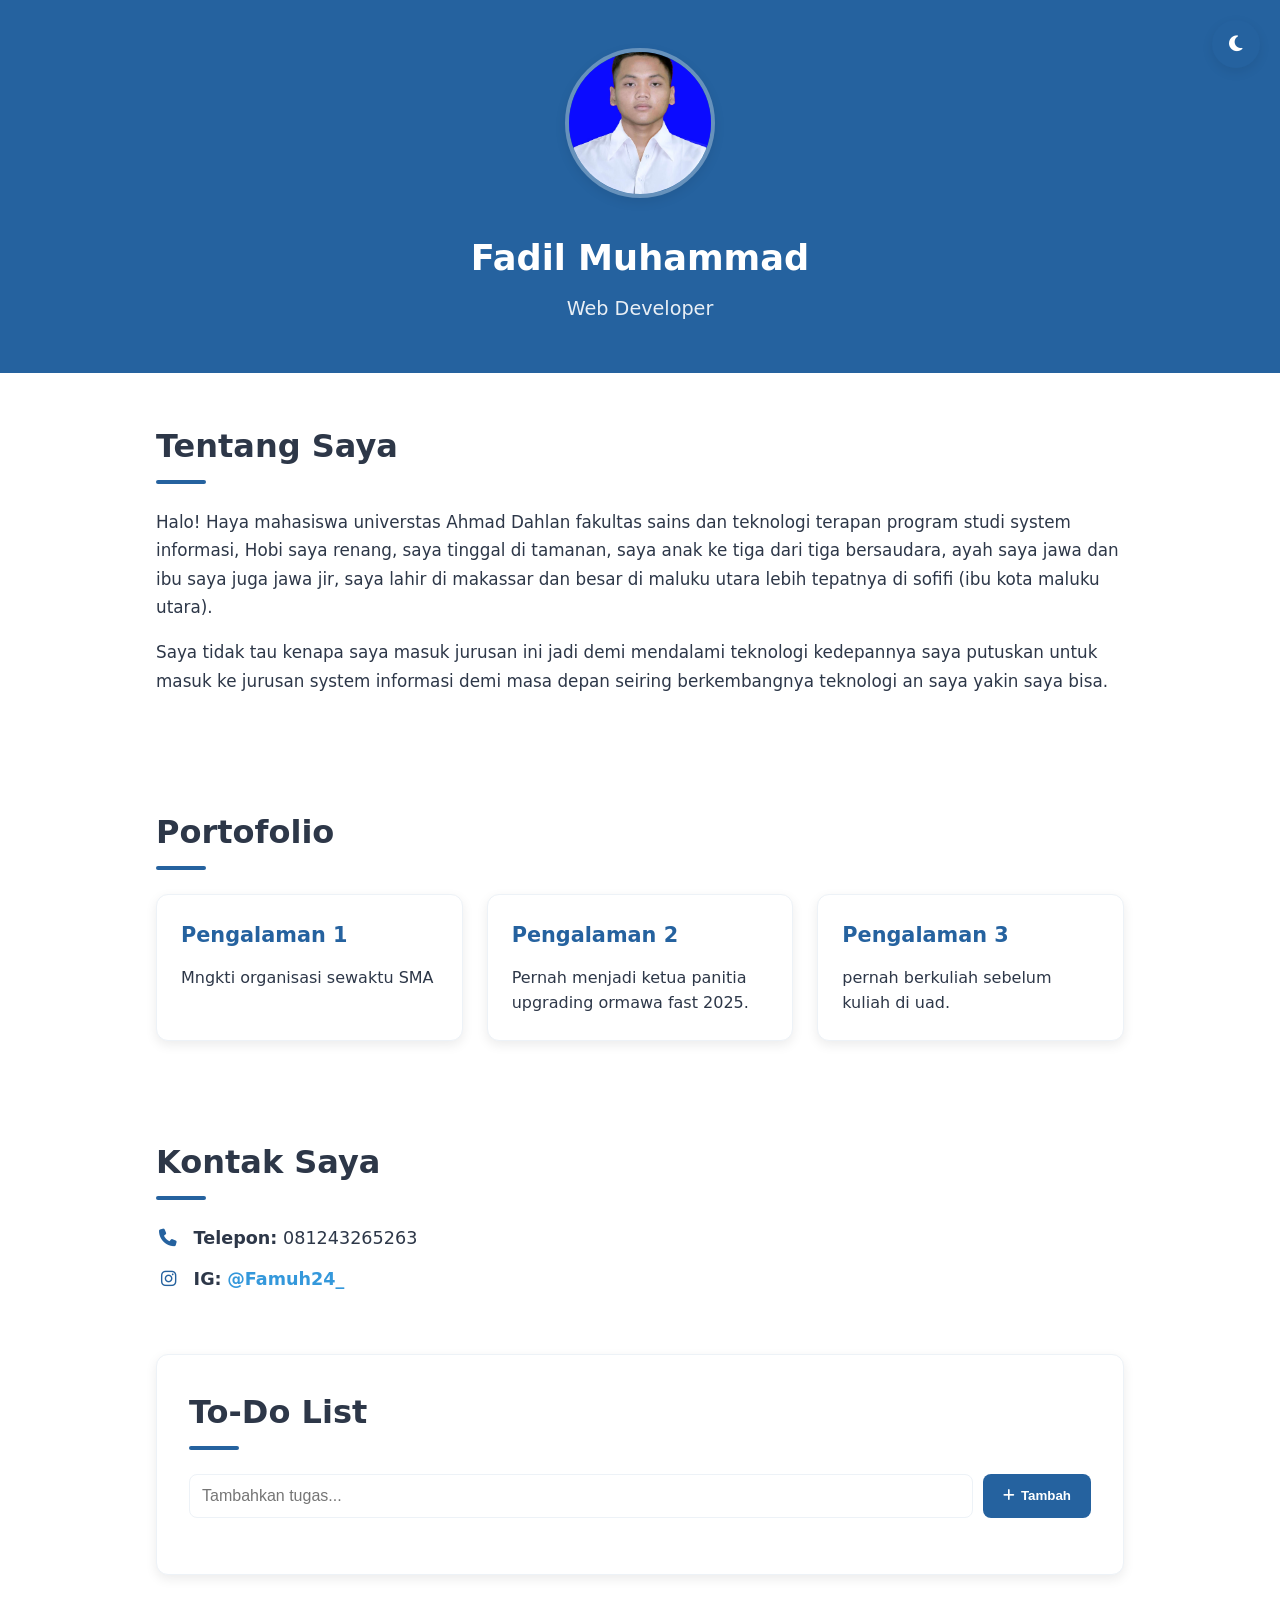
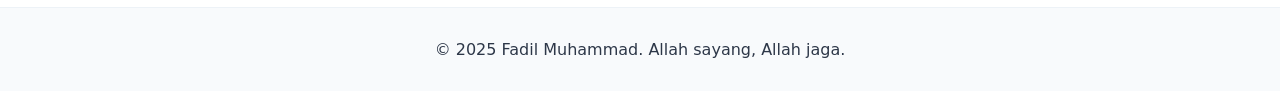
<file: index.html>
<!DOCTYPE html>
<html lang="id">
<head>
  <meta charset="UTF-8" />
  <meta name="viewport" content="width=device-width, initial-scale=1.0"/>
  <title>Portofolio Saya</title>
  <link rel="stylesheet" href="style.css">
  <link rel="stylesheet" href="https://cdnjs.cloudflare.com/ajax/libs/font-awesome/6.5.0/css/all.min.css">
</head>
<body>

<!-- Dark Mode Toggle -->
<button class="mode-toggle" id="darkModeToggle" aria-label="Toggle dark mode">
  <i class="fas fa-moon"></i>
</button>

<header class="hero">
  <div class="container">
    <img src="p1.jpg" alt="Foto profil saya" class="foto-profil" onerror="this.src='https://via.placeholder.com/180?text=Foto'">
    <h1 class="namaku">Fadil Muhammad</h1>
    <p class="jabatan">Web Developer</p>
  </div>
</header>

<main class="container">
  <section id="about" class="about section">
    <h2>Tentang Saya</h2>
    <p>Halo! Haya mahasiswa universtas Ahmad Dahlan fakultas sains dan teknologi terapan program studi system informasi, Hobi saya renang, saya tinggal di tamanan, saya anak ke tiga dari tiga bersaudara, ayah saya jawa dan ibu saya juga jawa jir, saya lahir di makassar dan besar di maluku utara lebih tepatnya di sofifi (ibu kota maluku utara).</p>
    <p>Saya tidak tau kenapa saya masuk jurusan ini jadi demi mendalami teknologi kedepannya saya putuskan untuk masuk ke jurusan system informasi demi masa depan seiring berkembangnya teknologi an saya yakin saya bisa.</p>
  </section>

  <section id="portfolio" class="portfolio section">
    <h2>Portofolio</h2>
    <div class="projects-grid">
      <div class="project-card">
        <h3>Pengalaman 1</h3>
        <p>Mngkti organisasi sewaktu SMA</p>
      </div>
      <div class="project-card">
        <h3>Pengalaman 2</h3>
        <p>Pernah menjadi ketua panitia upgrading ormawa fast 2025.</p>
      </div>
      <div class="project-card">
        <h3>Pengalaman 3</h3>
        <p>pernah berkuliah sebelum kuliah di uad.</p>
      </div>
    </div>
  </section>

  <section class="kontak section">
    <h2>Kontak Saya</h2>
    <div class="contact-info">
      <p><i class="fas fa-phone"></i> <strong>Telepon:</strong> 081243265263</p>
      <p><i class="fab fa-instagram"></i> <strong>IG:</strong> <a href="https://instagram.com/Famuh24_" target="_blank">@Famuh24_</a></p>
    </div>
  </section>

  <!-- To-Do List -->
  <section class="todo-section section">
    <h2>To-Do List</h2>
    <div class="todo-input">
      <input type="text" id="todoInput" placeholder="Tambahkan tugas...">
      <button onclick="addTodo()"><i class="fas fa-plus"></i> Tambah</button>
    </div>
    <ul class="todo-list" id="todoList"></ul>
  </section>
</main>

<footer>
  <div class="container">
    <p>&copy; 2025 Fadil Muhammad. Allah sayang, Allah jaga.</p>
  </div>
</footer>

<script>
  // Dark Mode
  const darkModeToggle = document.getElementById('darkModeToggle');
  const body = document.body;

  if (localStorage.getItem('darkMode') === 'enabled') {
    body.classList.add('dark-mode');
    darkModeToggle.innerHTML = '<i class="fas fa-sun"></i>';
  }

  darkModeToggle.addEventListener('click', () => {
    body.classList.toggle('dark-mode');
    if (body.classList.contains('dark-mode')) {
      localStorage.setItem('darkMode', 'enabled');
      darkModeToggle.innerHTML = '<i class="fas fa-sun"></i>';
    } else {
      localStorage.setItem('darkMode', 'disabled');
      darkModeToggle.innerHTML = '<i class="fas fa-moon"></i>';
    }
  });

  // To-Do List
  function addTodo() {
    const input = document.getElementById('todoInput');
    const text = input.value.trim();
    if (text === '') return;

    const li = document.createElement('li');
    li.innerHTML = `
      <span>${text}</span>
      <button onclick="this.parentElement.remove()" aria-label="Hapus tugas">
        <i class="fas fa-trash"></i>
      </button>
    `;
    document.getElementById('todoList').appendChild(li);
    input.value = '';
  }

  document.getElementById('todoInput').addEventListener('keypress', (e) => {
    if (e.key === 'Enter') addTodo();
  });
</script>

</body>
</html>
</file>
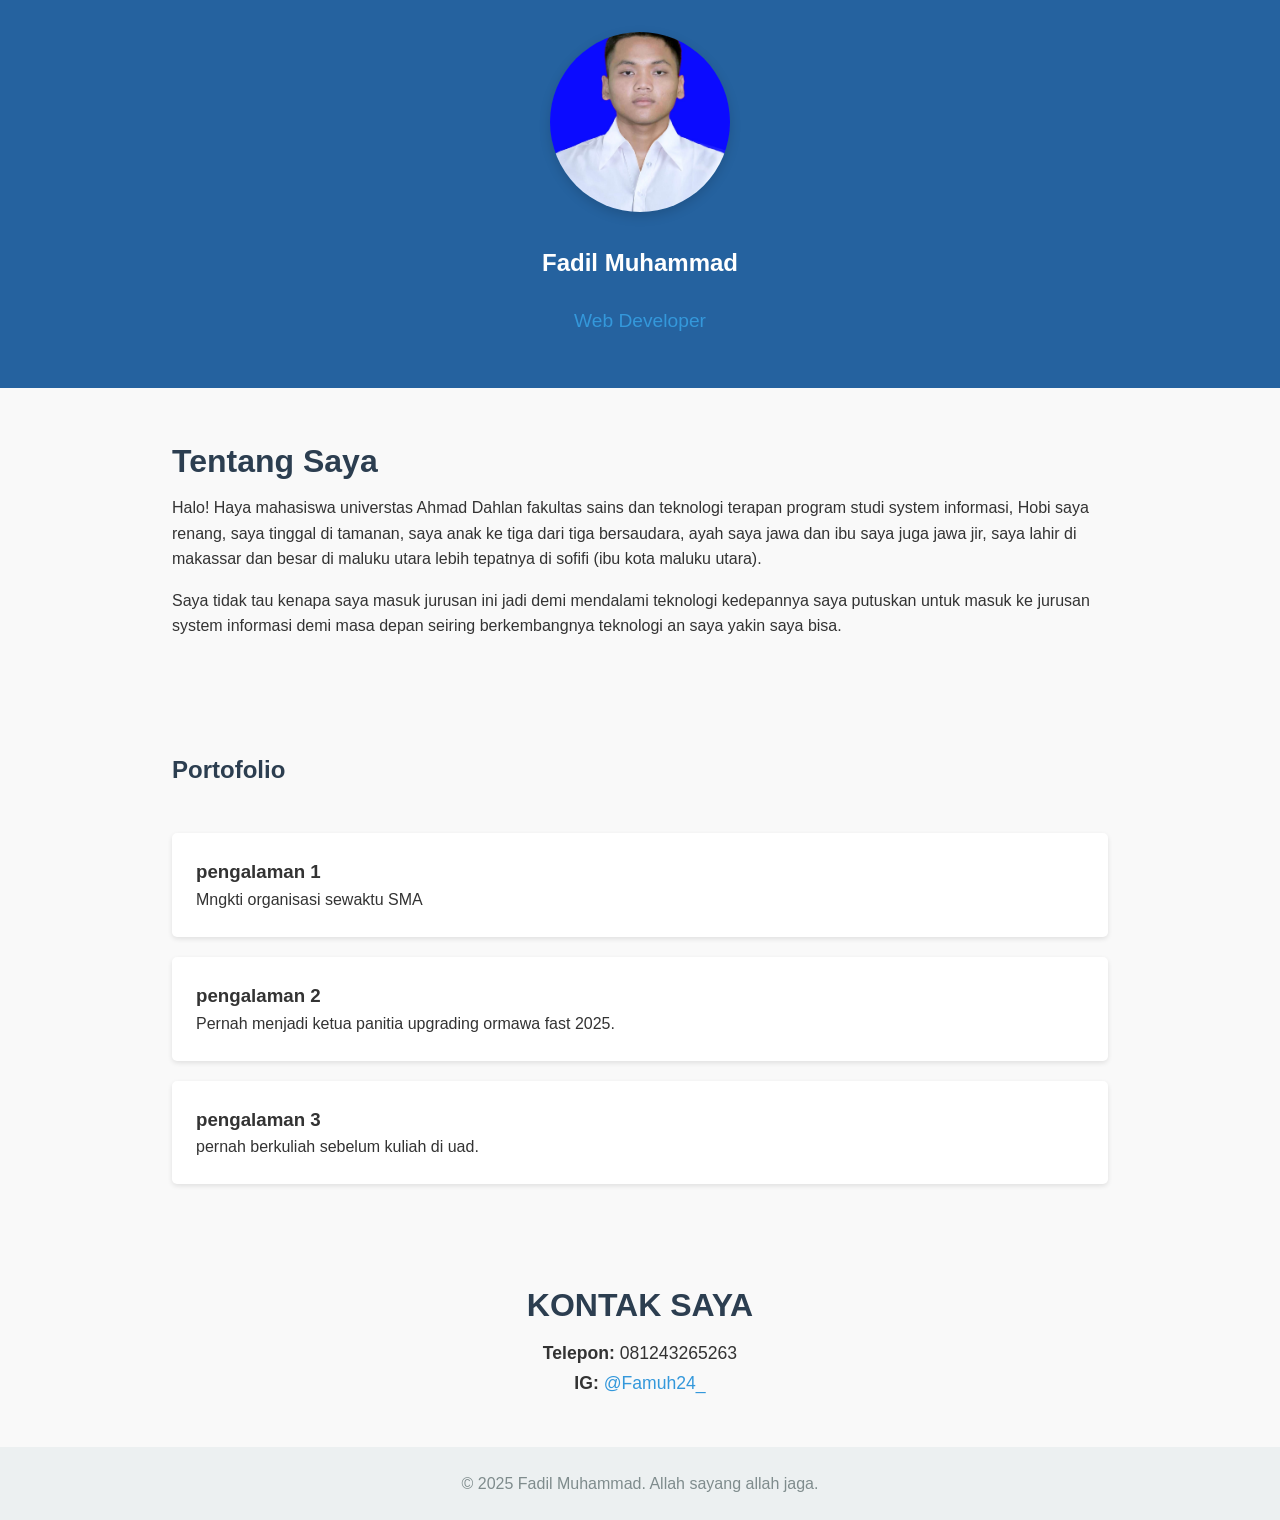
<file: Latihan/index.html>
<!DOCTYPE html>
<html lang="id">
<head>
  <meta charset="UTF-8" />
  <meta name="viewport" content="width=device-width, initial-scale=1.0"/>
  <title>Portofolio Saya</title>
  <link rel="stylesheet" href="style.css">
</head>
<body>

<header>
  <img src="p1.jpg" alt="Foto profil saya" class="foto-profil">
  <h2 class="namaku">Fadil Muhammad</h2>
  <p class="jabatan">Web Developer</p>
</header>

  <!-- <header>
    <h1>Fadil Muhammad</h1>
    <p>Web Developer</p>
    <img src="p1.jpg" alt="foto saya" class="foto">
  </header> -->

  <!-- <nav>
    <a href="#about">Tentang</a>
    <a href="#portfolio">Portofolio</a>
    <a href="#contact">Kontak</a>
  </nav> -->

  <section id="about" class="about">
    <h2>Tentang Saya</h2>
    <p>Halo! Haya mahasiswa universtas Ahmad Dahlan fakultas sains dan teknologi terapan program studi system informasi, Hobi saya renang, saya tinggal di tamanan, saya anak ke tiga dari tiga bersaudara, ayah saya jawa dan ibu saya juga jawa jir, saya lahir di makassar dan besar di maluku utara lebih tepatnya di sofifi (ibu kota maluku utara).</p>
    <p>Saya tidak tau kenapa saya masuk jurusan ini jadi demi mendalami teknologi kedepannya saya putuskan untuk masuk ke jurusan system informasi demi masa depan seiring berkembangnya teknologi an saya yakin saya bisa.</p>
  </section>

  <section id="portfolio" class="portfolio">
    <h2>Portofolio</h2>
    <div class="project">
      <h3>pengalaman 1</h3>
      <p>Mngkti organisasi sewaktu SMA</p>
    </div>
    <div class="project">
      <h3>pengalaman 2</h3>
      <p>Pernah menjadi ketua panitia upgrading ormawa fast 2025.</p>
    </div>
    <div class="project">
      <h3>pengalaman 3</h3>
      <p>pernah berkuliah sebelum kuliah di uad.</p>
    </div>
  </section>

<section class="kontak">
  <h3>KONTAK SAYA</h3>
  <p><strong>Telepon:</strong> 081243265263</p>
  <p><strong>IG:</strong> <a href="https://instagram.com/Famuh24_" target="_blank">@Famuh24_</a></p>
</section>

  <footer>
    <p>&copy; 2025 Fadil Muhammad. Allah sayang allah jaga.</p>
  </footer>

</body>
</html>
</file>
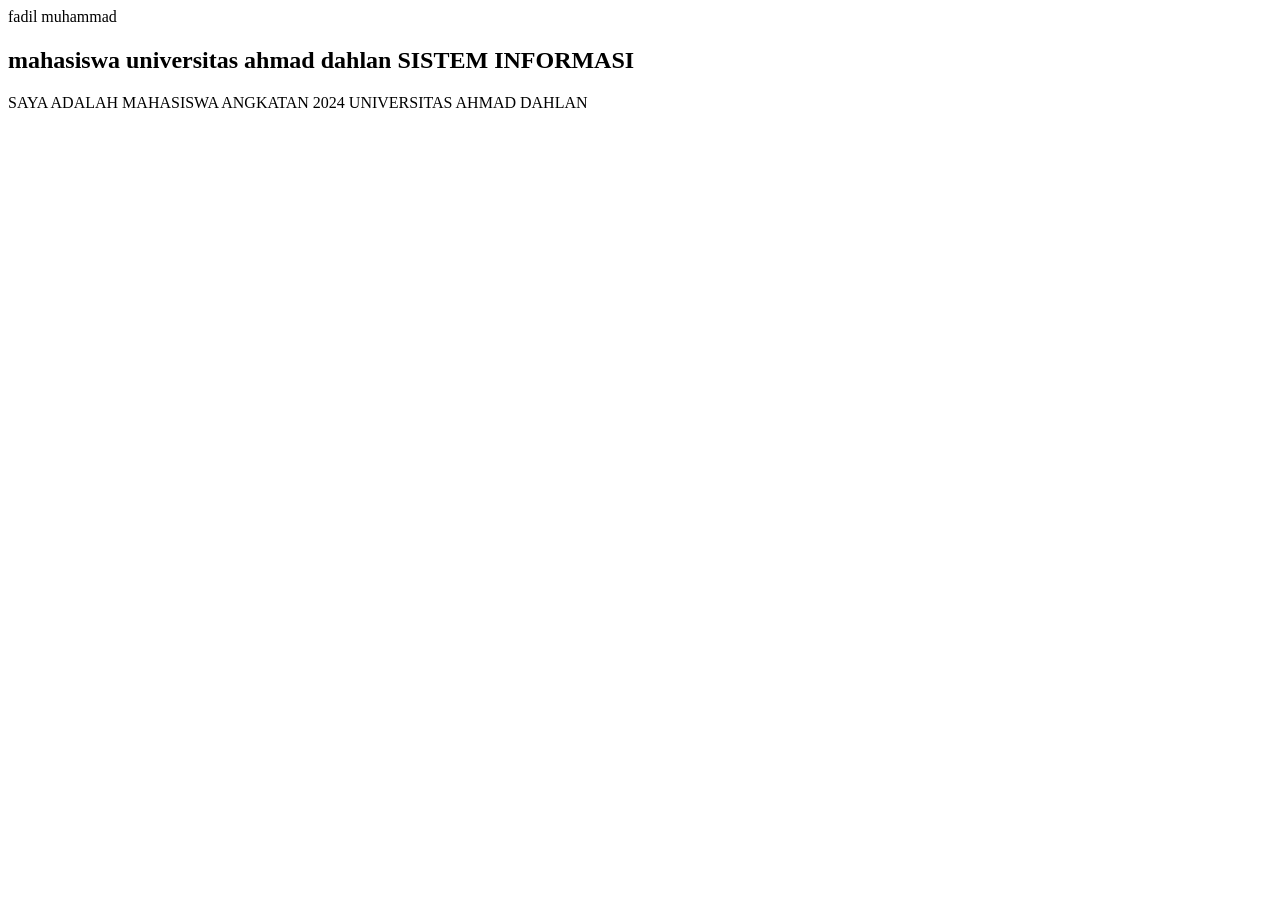
<file: prak1.html>
<!DOCTYPE html>
<html lang="en">
<head>
    <meta charset="UTF-8">
    <meta name="viewport" content="width=device-width, initial-scale=1.0">
    <title>Document</title>
</head>fadil muhammad
<body>
    <h1></h1>
    <h2>mahasiswa universitas ahmad dahlan
        SISTEM INFORMASI
    </h2>
    <p>SAYA ADALAH MAHASISWA ANGKATAN 2024 UNIVERSITAS AHMAD DAHLAN</p>

    
</body>
</html>
</file>
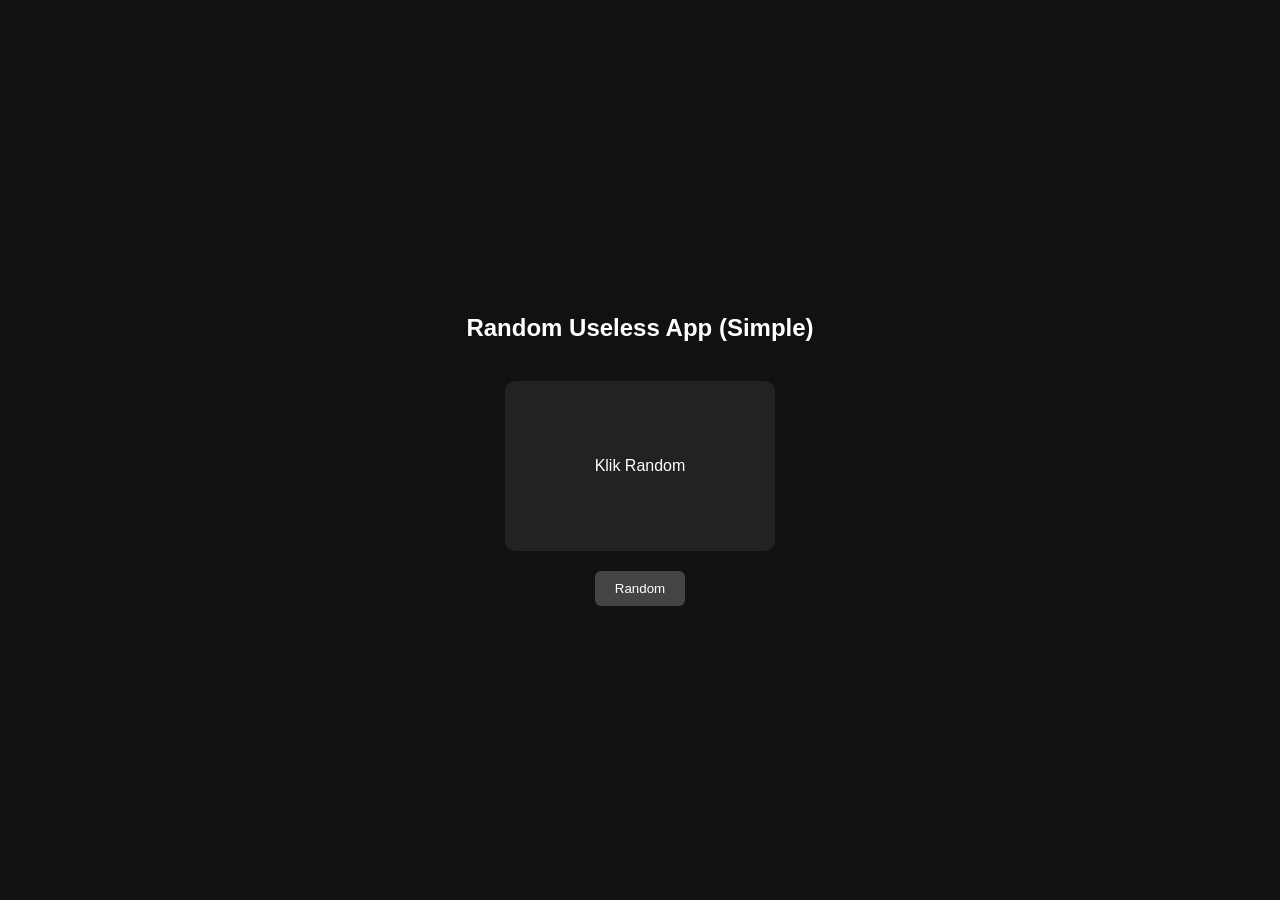
<file: useles.html>
<!DOCTYPE html>
<html lang="id">
<head>
  <meta charset="UTF-8" />
  <meta name="viewport" content="width=device-width, initial-scale=1.0" />
  <title>Random Useless Simple</title>
  <style>
    body {
      font-family: Arial;
      background: #111;
      color: white;
      display: flex;
      justify-content: center;
      align-items: center;
      height: 100vh;
      margin: 0;
      flex-direction: column;
      gap: 20px;
      text-align: center;
    }
    button {
      padding: 10px 20px;
      background: #444;
      border: none;
      color: white;
      border-radius: 6px;
      cursor: pointer;
    }
    button:hover { background: #666; }
    #box {
      width: 250px;
      height: 150px;
      background: #222;
      border-radius: 10px;
      display: flex;
      justify-content: center;
      align-items: center;
      padding: 10px;
    }
  </style>
</head>
<body>

  <h2>Random Useless App (Simple)</h2>

  <div id="box">Klik Random</div>

  <button id="btn">Random</button>

  <script>
    const box = document.getElementById("box");
    const btn = document.getElementById("btn");

    const uselessTexts = [
      "Fakta: Semut tidak punya paru-paru.",
      "Info: Kucing tidur 12–16 jam sehari.",
      "Random: Angka 7 dianggap hoki.",
      "Useless: Pisang termasuk berry.",
      "Fun: Gurita punya 3 jantung.",
      "Kosong... ini cuma teks acak.",
    ];

    btn.onclick = function () {
      const randomText = uselessTexts[Math.floor(Math.random() * uselessTexts.length)];
      const randomColor = `#${Math.floor(Math.random()*16777215).toString(16)}`;

      box.textContent = randomText;
      box.style.background = randomColor;
    };
  </script>

</body>
</html>
</file>
<file: style.css>
/* Reset & Variabel */
* {
  margin: 0;
  padding: 0;
  box-sizing: border-box;
}

:root {
  --bg: #ffffff;
  --text: #2d3748;
  --header-bg: #25629f;
  --header-text: #ffffff;
  --card-bg: #ffffff;
  --border: #edf2f7;
  --shadow: 0 4px 12px rgba(0, 0, 0, 0.08);
  --shadow-hover: 0 6px 16px rgba(0, 0, 0, 0.12);
  --link: #3498db;
  --accent: #25629f;
  --footer-bg: #f8fafc;
  --radius: 12px;
  --transition: all 0.3s ease;
}

.dark-mode {
  --bg: #1a1a1a;
  --text: #e2e8f0;
  --header-bg: #1a3a5f;
  --header-text: #f0f9ff;
  --card-bg: #252525;
  --border: #333;
  --shadow: 0 4px 12px rgba(0, 0, 0, 0.2);
  --shadow-hover: 0 6px 16px rgba(0, 0, 0, 0.3);
  --link: #5dade2;
  --footer-bg: #121212;
}

/* Global */
body {
  background-color: var(--bg);
  color: var(--text);
  font-family: 'Segoe UI', system-ui, sans-serif;
  line-height: 1.6;
  transition: var(--transition);
}

.container {
  width: 90%;
  max-width: 1000px;
  margin: 0 auto;
  padding: 0 1rem;
}

.section {
  padding: 3rem 0;
}

h2 {
  font-size: 2rem;
  margin-bottom: 1.5rem;
  color: var(--text);
  font-weight: 700;
  position: relative;
}

h2::after {
  content: '';
  display: block;
  width: 50px;
  height: 4px;
  background: var(--accent);
  border-radius: 2px;
  margin-top: 0.5rem;
}

/* Header / Hero */
.hero {
  background: var(--header-bg);
  color: var(--header-text);
  padding: 3rem 0;
  text-align: center;
}

.foto-profil {
  width: 150px;
  height: 150px;
  border-radius: 50%;
  object-fit: cover;
  box-shadow: var(--shadow);
  margin-bottom: 1.5rem;
  border: 4px solid rgba(255, 255, 255, 0.3);
  transition: var(--transition);
}

.foto-profil:hover {
  transform: scale(1.05);
  box-shadow: var(--shadow-hover);
}

.namaku {
  font-size: 2.2rem;
  font-weight: 700;
  margin-bottom: 0.5rem;
}

.jabatan {
  font-size: 1.2rem;
  color: rgba(255, 255, 255, 0.9);
  font-weight: 500;
}

/* About */
.about p {
  margin-bottom: 1rem;
  font-size: 1.05rem;
  line-height: 1.7;
}

/* Portfolio */
.projects-grid {
  display: grid;
  grid-template-columns: repeat(auto-fill, minmax(280px, 1fr));
  gap: 1.5rem;
}

.project-card {
  background: var(--card-bg);
  padding: 1.5rem;
  border-radius: var(--radius);
  box-shadow: var(--shadow);
  transition: var(--transition);
  border: 1px solid var(--border);
}

.project-card:hover {
  transform: translateY(-5px);
  box-shadow: var(--shadow-hover);
}

.project-card h3 {
  color: var(--accent);
  margin-bottom: 0.75rem;
  font-size: 1.3rem;
}

/* Kontak */
.contact-info p {
  margin-bottom: 0.8rem;
  font-size: 1.1rem;
}

.contact-info i {
  width: 24px;
  text-align: center;
  margin-right: 8px;
  color: var(--accent);
}

.contact-info a {
  color: var(--link);
  text-decoration: none;
  font-weight: 600;
}

.contact-info a:hover {
  text-decoration: underline;
}

/* To-Do List */
.todo-section {
  background: var(--card-bg);
  padding: 2rem;
  border-radius: var(--radius);
  box-shadow: var(--shadow);
  border: 1px solid var(--border);
}

.todo-input {
  display: flex;
  gap: 10px;
  margin-bottom: 1.5rem;
  flex-wrap: wrap;
}

.todo-input input {
  flex: 1;
  min-width: 200px;
  padding: 12px;
  border: 1px solid var(--border);
  border-radius: 8px;
  background: var(--bg);
  color: var(--text);
  font-size: 1rem;
}

.todo-input button {
  padding: 12px 20px;
  background: var(--accent);
  color: white;
  border: none;
  border-radius: 8px;
  cursor: pointer;
  font-weight: 600;
  display: flex;
  align-items: center;
  gap: 6px;
  transition: var(--transition);
}

.todo-input button:hover {
  opacity: 0.9;
  transform: translateY(-2px);
}

.todo-list {
  list-style: none;
}

.todo-list li {
  display: flex;
  justify-content: space-between;
  align-items: center;
  padding: 12px;
  background: var(--bg);
  border-radius: 8px;
  margin-bottom: 10px;
  border: 1px solid var(--border);
}

.todo-list li button {
  background: #e53e3e;
  color: white;
  border: none;
  width: 32px;
  height: 32px;
  border-radius: 50%;
  display: flex;
  align-items: center;
  justify-content: center;
  cursor: pointer;
  transition: var(--transition);
}

.todo-list li button:hover {
  background: #c53030;
  transform: scale(1.1);
}

/* Footer */
footer {
  background: var(--footer-bg);
  text-align: center;
  padding: 1.8rem 0;
  color: var(--text);
  margin-top: 2rem;
  border-top: 1px solid var(--border);
}

/* Dark Mode Toggle Button */
.mode-toggle {
  position: fixed;
  top: 20px;
  right: 20px;
  width: 48px;
  height: 48px;
  border-radius: 50%;
  background: var(--header-bg);
  color: var(--header-text);
  border: none;
  cursor: pointer;
  display: flex;
  align-items: center;
  justify-content: center;
  font-size: 18px;
  box-shadow: var(--shadow);
  z-index: 1000;
  transition: var(--transition);
}

.mode-toggle:hover {
  transform: rotate(20deg);
}

/* Responsif */
@media (max-width: 768px) {
  .hero {
    padding: 2rem 0;
  }

  .namaku {
    font-size: 1.8rem;
  }

  h2 {
    font-size: 1.7rem;
  }

  .todo-input {
    flex-direction: column;
  }

  .todo-input button {
    width: 100%;
  }
}

@media (max-width: 480px) {
  .foto-profil {
    width: 120px;
    height: 120px;
  }

  .namaku {
    font-size: 1.5rem;
  }

  .section {
    padding: 2rem 0;
  }
}
</file>
<file: Latihan/style.css>
* {
  margin: 0;
  padding: 0;
  box-sizing: border-box;
  font-family: 'Segoe UI', Tahoma, Geneva, Verdana, sans-serif;
}

body {
  background-color: #f9f9f9;
  color: #333;
  line-height: 1.6;
}

header {
  background: #25629f;
  color: white;
  padding: 2rem 0;
  text-align: center;
}



.foto-profil {
  width: 180px;
  height: 180px;
  object-fit: cover;
  border-radius: 50%; /* Lingkaran */
  box-shadow: 0 4px 12px rgba(0, 0, 0, 0.15);
  margin-bottom: 1.5rem; /* Jarak ke teks di bawah */
}

.about h2 {
  font-size: 2rem;
  color: #2c3e50;
  margin-bottom: 0.5rem;
}

.namaku{
color: white;
}

.jabatan {
  font-size: 1.2rem;
  color: #3498db;
  margin-bottom: 1.2rem;
  font-weight: 500;
}

.deskripsi {
  line-height: 1.7;
  color: #555;
}
/* .foto{
  width: 100px;
  height: auto;
  border-radius: 10px;
  box-shadow: 0 4px 8px rgba(0,0,0,0.2);
  margin: 20px 0;
} */

nav {
  background: #1a252f;
  padding: 1rem;
  text-align: center;
}

nav a {
  color: white;
  text-decoration: none;
  margin: 0 15px;
  font-weight: bold;
}

section {
  padding: 3rem 2rem;
  max-width: 1000px;
  margin: 0 auto;
}

h2 {
  margin-bottom: 1.5rem;
  color: #2c3e50;
}

.about p {
  margin-bottom: 1rem;
}

.portfolio {
  display: grid;
  grid-template-columns: repeat(auto-fit, minmax( 1fr));
  gap: 20px;
}

.project {
  background: white;
  padding: 1.5rem;
  border-radius: 5px;
  box-shadow: 0 2px 5px rgba(0,0,0,0.1);
}

.kontak {
  text-align: center;       /* Rata tengah semua teks */
  padding: 3rem 1.5rem;
  max-width: 800px;
  margin: 0 auto;           /* Center seluruh section secara horizontal */
}

.kontak h3 {
  font-size: 2rem;
  color: #2c3e50;
  margin-bottom: 0.5rem;
}

.kontak p {
  font-size: 1.1rem;
  margin-bottom: 0.1rem;
  line-height: 1.6;
}

.kontak a {
  color: #3498db;
  text-decoration: none;
}

.kontak a:hover {
  text-decoration: underline;
}

footer {
  text-align: center;
  padding: 1.5rem;
  background: #ecf0f1;
  color: #7f8c8d;
}
</file>
